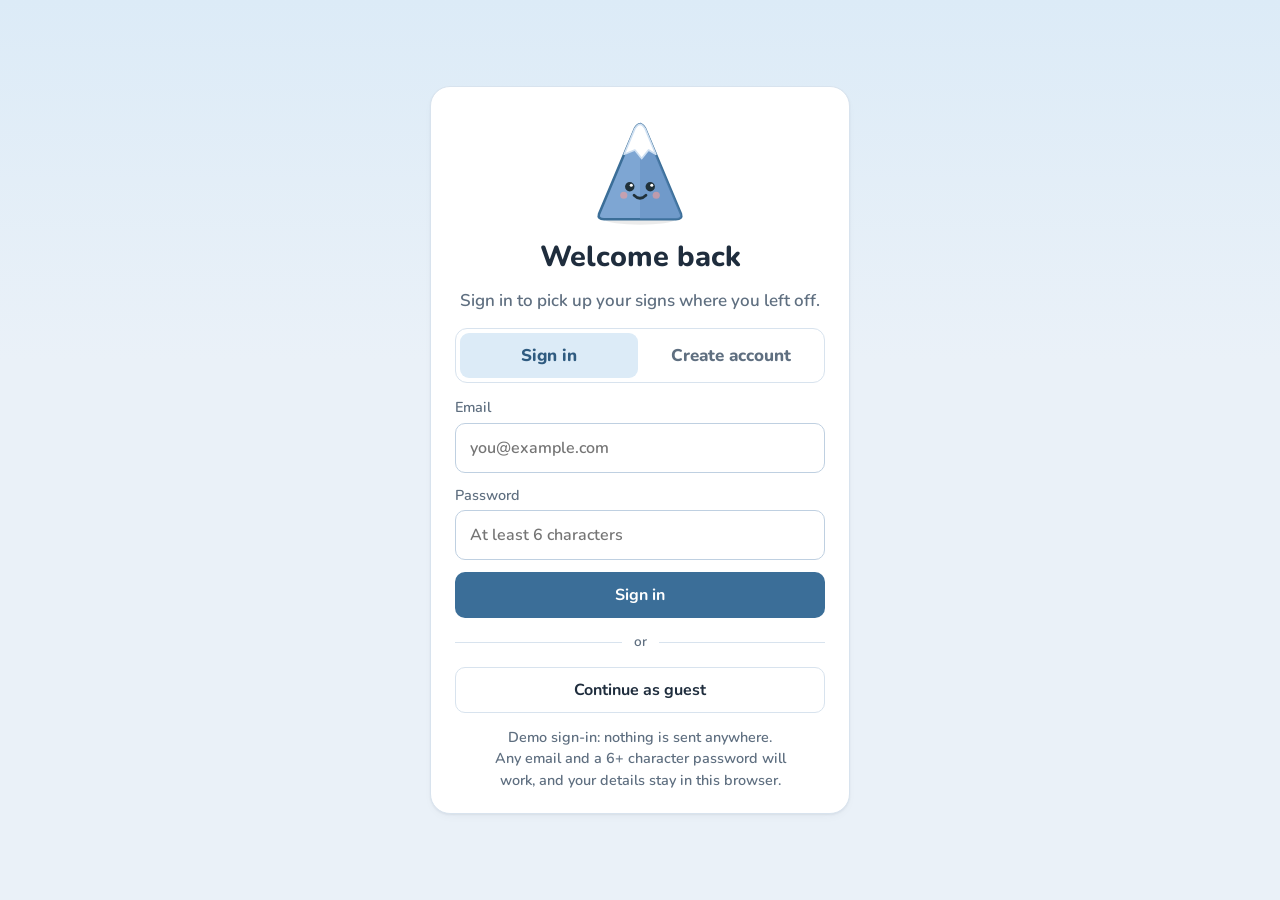
<file: index.html>
<!doctype html>
<html lang="en">
<head>
<meta charset="utf-8">
<meta name="viewport" content="width=device-width, initial-scale=1, viewport-fit=cover">
<title>First Signs</title>
<link rel="stylesheet" href="styles.css?v=18">
<script>try { if (!localStorage.getItem("firstsigns.user")) location.replace("login.html"); } catch (e) {}</script>
</head>
<body>
<div class="shell">
  <nav class="tabs" aria-label="Main">
    <a class="logo" href="#learn" aria-label="First Signs home">
      <span class="logomark" id="logo-mark"></span>
      <span>First <b>Signs</b></span>
    </a>
    <a href="#learn" data-tab="learn"><svg viewBox="0 0 32 32" aria-hidden="true"><path d="M5 15L16 6l11 9v11H19v-7h-6v7H5z"/></svg><span>Learn</span></a>
    <a href="#practice" data-tab="practice"><svg viewBox="0 0 32 32" aria-hidden="true"><rect x="3" y="12" width="5" height="8" rx="2"/><rect x="24" y="12" width="5" height="8" rx="2"/><rect x="8" y="8" width="4" height="16" rx="2"/><rect x="20" y="8" width="4" height="16" rx="2"/><rect x="12" y="14.5" width="8" height="3"/></svg><span>Practice</span></a>
    <a href="#abc" data-tab="abc"><svg viewBox="0 0 32 32" aria-hidden="true"><rect x="3" y="17" width="12.5" height="12" rx="3"/><rect x="16.5" y="17" width="12.5" height="12" rx="3"/><rect x="9.5" y="4" width="12.5" height="12" rx="3" transform="rotate(-6 15.75 10)"/></svg><span>Basics</span></a>
    <a href="#rewards" data-tab="rewards"><svg viewBox="0 0 32 32" aria-hidden="true"><path d="M2 27L12 9l5 8 3-4 10 14z"/><path d="M12 9l-3 5 3-1.5 2 2z" fill="#fff"/><path d="M22 4v8" stroke="currentColor" stroke-width="2" stroke-linecap="round"/><path d="M22 4h6l-2 2 2 2h-6z"/></svg><span>Rewards</span></a>
    <a href="#profile" data-tab="profile"><svg viewBox="0 0 32 32" aria-hidden="true"><circle cx="16" cy="11" r="6"/><path d="M5 27c1-6 6-9 11-9s10 3 11 9z"/></svg><span>Profile</span></a>
  </nav>
  <main id="app" class="main"></main>
</div>

<!-- MediaPipe Holistic (hand, face and body tracking), stored locally in vendor/ -->
<script src="js/mascot.js"></script>
<script>document.getElementById("logo-mark").innerHTML = peakSvg(36, "happy", {});</script>
<script src="vendor/holistic/holistic.js"></script>
<script src="js/signs.js"></script>
<script src="js/alphabet.js"></script>
<script src="js/camera.js"></script>
<script src="js/letters.js"></script>
<script src="js/abc.js"></script>
<script src="js/app.js"></script>
</body>
</html>
</file>
<file: styles.css>
/* First Signs: calm dashboard design.
   Layout: a white sidebar on laptops (tab bar along the bottom on phones) and the page on a soft blue background.
   Look: white cards with thin borders, flat steel-blue buttons, warm peach for banners and highlights,
   green for things you've finished. Nunito for everything. Lessons take over the whole screen. */

/* Nunito is stored in vendor/fonts so the app works offline (SIL Open Font License, see vendor/fonts). */
@font-face { font-family: "Nunito"; src: url("vendor/fonts/nunito-latin-600-normal.woff2") format("woff2"); font-weight: 400 600; font-display: swap; }
@font-face { font-family: "Nunito"; src: url("vendor/fonts/nunito-latin-700-normal.woff2") format("woff2"); font-weight: 700; font-display: swap; }
@font-face { font-family: "Nunito"; src: url("vendor/fonts/nunito-latin-800-normal.woff2") format("woff2"); font-weight: 800 900; font-display: swap; }

:root {
  color-scheme: light;
  /* "teal" is the main steel blue; the other names are kept so older class names still work */
  --teal: #3b6e98; --teal-d: #2f5b80; --teal-l: #dcebf7;
  --sun: #72a7dc;  --sun-d: #317bc6;  --sun-l: #e0ecf9;
  --coral: #6ca3da; --coral-d: #3f84c9; --coral-l: #d8e8f8;
  --plum: #5f78b5; --plum-d: #4a6299; --plum-l: #e3e9f7;
  --leaf: #3f6c9a; --leaf-d: #2f567d; --leaf-l: #dfe8f1;
  --ink: #1f2d3d; --muted: #5f6f80; --line: #d8e3ee; --track: #e3ebf3; --bg: #ffffff; --soft: #f3f7fb; --page: #eaf1f8;
  --peach: #d8e8f8; --peach-line: #bbd4ee;
  --display: "Nunito", system-ui, -apple-system, "Segoe UI", sans-serif;
  --font: "Nunito", system-ui, -apple-system, "Segoe UI", sans-serif;
  --r: 14px; --r-sm: 10px; --shadow: 0 1px 2px rgba(31,45,61,.06), 0 4px 14px -8px rgba(31,45,61,.12);
}

/* ---------- base ---------- */
* { box-sizing: border-box; }
html { background: var(--page); }
body { margin: 0; min-height: 100vh; background: var(--page); color: var(--ink); font-family: var(--font); font-size: 17px; font-weight: 600; line-height: 1.5; -webkit-font-smoothing: antialiased; }
h1, h2, h3, h4 { margin: 0; font-family: var(--display); font-weight: 800; line-height: 1.2; text-wrap: balance; color: var(--ink); }
h1 { font-size: 1.9rem; } h2 { font-size: 1.35rem; } h3 { font-size: 1.12rem; } h4 { font-size: 1.05rem; }
p { margin: 0; }
a { color: var(--teal-d); font-weight: 700; }
button { font: inherit; color: inherit; cursor: pointer; }
svg { display: block; flex: none; }
:focus-visible { outline: 3px solid #8fb4d6; outline-offset: 3px; border-radius: 10px; }
[hidden] { display: none !important; }
.muted, .say { color: var(--muted); }
.note { font-size: .9rem; color: var(--muted); }
.eyebrow { font-weight: 700; font-size: .9rem; color: var(--muted); }
.stack { display: flex; flex-direction: column; gap: 10px; }
.row { display: flex; gap: 10px; flex-wrap: wrap; align-items: center; }
@media (prefers-reduced-motion: reduce) { *, *::before, *::after { transition: none !important; animation: none !important; } }

/* ---------- app shell ---------- */
.main {
  display: flex; flex-direction: column; gap: 22px; min-width: 0;
  padding: 18px max(16px, env(safe-area-inset-right, 0px)) calc(104px + env(safe-area-inset-bottom, 0px)) max(16px, env(safe-area-inset-left, 0px));
}
.main > * { width: 100%; max-width: 860px; margin-inline: auto; }

/* tab bar along the bottom on phones; a white sidebar on laptops */
nav.tabs {
  position: fixed; left: 0; right: 0; bottom: 0; z-index: 5; background: rgba(255,255,255,.96); backdrop-filter: blur(10px); border-top: 1px solid var(--line);
  display: flex; justify-content: space-around; padding: 6px max(6px, env(safe-area-inset-right, 0px)) calc(6px + env(safe-area-inset-bottom, 0px)) max(6px, env(safe-area-inset-left, 0px));
}
nav.tabs a { display: grid; justify-items: center; gap: 2px; padding: 6px 10px; border-radius: 12px; text-decoration: none; color: var(--muted); font-weight: 700; font-size: .75rem; }
nav.tabs a svg { width: 26px; height: 26px; fill: #7f93a8; }
nav.tabs a[aria-current="page"] { background: var(--teal-l); color: var(--teal-d); }
nav.tabs a[aria-current="page"] svg { fill: var(--teal); }
nav.tabs .logo { display: none; }

@media (min-width: 900px) {
  .shell { display: grid; grid-template-columns: 250px minmax(0, 1fr); min-height: 100vh; }
  nav.tabs { position: sticky; top: 12px; right: auto; bottom: auto; align-self: start; height: calc(100vh - 24px); margin: 12px 0 12px 12px;
    flex-direction: column; justify-content: flex-start; gap: 6px; padding: 22px 14px; border: 1px solid var(--line); border-radius: 18px; background: #fff; box-shadow: var(--shadow); }
  nav.tabs a { display: flex; align-items: center; gap: 14px; padding: 12px 16px; font-size: 1rem; border-radius: 12px; }
  nav.tabs a:hover:not([aria-current="page"]) { background: var(--soft); }
  nav.tabs a[data-tab="profile"] { margin-top: auto; border-top: 1px solid var(--line); border-radius: 0 0 12px 12px; padding-top: 18px; }
  nav.tabs a[data-tab="profile"][aria-current="page"] { border-radius: 12px; }
  nav.tabs .logo { display: flex; gap: 10px; padding: 0 10px 22px; margin-bottom: 8px; background: none !important; color: var(--ink); font-size: 1.4rem; font-weight: 800; }
  nav.tabs .logo b { color: var(--teal); }
  nav.tabs .logo svg { fill: none; width: 32px; height: 38px; }
  .main { padding: 28px clamp(20px, 3vw, 40px) 48px; }
  .main > * { max-width: 1240px; }
  .toast { bottom: 28px !important; }
}

/* lessons take over the whole screen */
.lesson-mode nav.tabs { display: none !important; }
.lesson-mode .shell { display: block; }
.lesson-mode main.main { padding: 0; }
.lesson-mode .main { min-height: 100vh; padding: 0; gap: 0; }
.lesson-mode .main > * { max-width: none; }

/* ---------- color helpers ---------- */
.c-teal  { background: var(--teal); box-shadow: none; color: #fff; }
.c-plum  { background: var(--plum); box-shadow: none; color: #fff; }
.c-coral { background: var(--coral); box-shadow: none; color: #fff; }
.c-sun   { background: var(--sun);   box-shadow: none; color: #0f253b; }
.c-leaf  { background: var(--leaf); box-shadow: none; color: #fff; }

/* ---------- progress bars ---------- */
.pbar, .bar { height: 10px; border-radius: 99px; background: var(--track); overflow: hidden; box-shadow: none; }
.pbar > i, .bar > i { display: block; height: 100%; border-radius: inherit; background: var(--leaf); transition: width .4s cubic-bezier(.2,.8,.2,1); }
.pbar.thin, .bar { height: 7px; }
.pbar.big { height: 18px; flex: 1; }
.pbar[class*="c-"] { background: var(--track); box-shadow: none; }
.pbar.teal > i, .pbar.c-teal > i, .bar > i { background: var(--teal); }
.pbar.c-plum > i { background: var(--plum); } .pbar.c-coral > i { background: var(--coral); }
.pbar.c-sun > i { background: var(--sun); } .pbar.c-leaf > i { background: var(--leaf); }

/* ---------- buttons ---------- */
.btn { display: inline-flex; align-items: center; justify-content: center; gap: 8px; min-height: 46px; padding: 0 20px; border-radius: var(--r-sm);
  border: 1px solid var(--line); background: var(--bg); color: var(--ink); font-family: var(--font); font-weight: 700; font-size: 1rem; text-decoration: none;
  transition: background-color .14s, border-color .14s; }
.btn:hover:not(:disabled) { background-color: var(--soft); border-color: #bfd0e1; }
.btn.teal, .btn.sun, .btn.good, .btn.coral, .btn.calm { color: #fff; border-color: transparent; background: var(--teal); }
.btn.teal:hover:not(:disabled), .btn.sun:hover:not(:disabled), .btn.calm:hover:not(:disabled) { background: var(--teal-d); border-color: transparent; }
.btn.good { background: var(--leaf); } .btn.good:hover:not(:disabled) { background: var(--leaf-d); }
.btn.coral { background: var(--coral); } .btn.coral:hover:not(:disabled) { background: var(--coral-d); }
.btn.bad { color: var(--coral-d); }
.btn.ghost { background: var(--bg); }
.btn.sm { min-height: 38px; padding: 0 14px; font-size: .92rem; }
.btn.wide { min-width: 210px; }
.btn.block { width: 100%; }
.btn:disabled { background: var(--track); color: #93a3b3; border-color: var(--track); cursor: default; }
.link, .back { background: none; border: 0; padding: 0; color: var(--teal); font-family: var(--font); font-weight: 700; font-size: .95rem; }
.link:hover, .back:hover { color: var(--teal-d); text-decoration: underline; }
.back { align-self: flex-start; }

/* ---------- stats ---------- */
.statbar { display: flex; flex-wrap: wrap; align-items: center; gap: 10px; }
.stat { display: flex; align-items: center; gap: 8px; font-weight: 800; font-size: 1rem; background: #fff; border: 1px solid var(--line); border-radius: 99px; padding: 6px 14px 6px 10px; }
.stat svg { width: 22px; height: 22px; }
.s-sun { color: var(--sun-d); } .s-teal { color: var(--teal-d); } .s-plum { color: var(--plum-d); } .s-coral { color: var(--coral-d); }

/* ---------- cards ---------- */
.panelcard, .panel, .card, .phrases { border: 1px solid var(--line); border-radius: var(--r); padding: 18px 20px; display: grid; gap: 12px; background: var(--bg); box-shadow: var(--shadow); }
.panelcard h4 { display: flex; justify-content: space-between; align-items: center; gap: 10px; }
.panelcard h4 .muted { font-family: var(--font); font-size: .9rem; font-weight: 700; }
.pill { display: inline-flex; align-items: center; gap: 6px; padding: 6px 12px; border-radius: 99px; font-weight: 800; font-size: .9rem; }
.pill svg { width: 18px; height: 18px; }
.pill.good { background: var(--leaf-l); color: var(--leaf-d); }
.notice { display: flex; gap: 14px; align-items: center; flex-wrap: wrap; background: #fff; border: 1px solid var(--line); border-left: 4px solid var(--sun); border-radius: var(--r); padding: 10px 16px; }
.notice p { flex: 1 1 220px; }
.notice-mitt { flex: none; }

/* ---------- page header (colored banner with Mitt) ---------- */
.pagehead, .pagehead[class*="c-"] { border-radius: var(--r); padding: 20px 26px; display: flex; gap: 16px; align-items: center; justify-content: space-between; margin-bottom: 4px;
  background: var(--peach); border: 1px solid var(--peach-line); color: var(--ink); box-shadow: none; }
.pagehead small { font-weight: 700; font-size: .92rem; color: #355f8a; }
.pagehead h1 { font-size: clamp(1.6rem, 3vw, 2.2rem); margin-top: 2px; }
.pagehead p { margin-top: 6px; max-width: 80ch; color: #4a4038; }
.pagehead-text { min-width: 0; }

/* ---------- Learn: welcome header, the learning map, then dashboard cards ---------- */
.lhead { display: flex; justify-content: space-between; align-items: flex-start; gap: 16px; flex-wrap: wrap; }
.lhead h1 { font-size: clamp(2rem, 4vw, 2.8rem); }
.lhead p { color: var(--muted); font-size: 1.1rem; margin-top: 4px; }
.lpills { display: flex; gap: 10px; flex-wrap: wrap; }
.lpill { display: inline-flex; align-items: center; gap: 8px; padding: 9px 18px; border-radius: 99px; background: #fff; border: 1px solid var(--line); font-weight: 800; white-space: nowrap; }
.lpill svg { width: 22px; height: 22px; }
.mapcard { border: 1px solid var(--line); border-radius: 20px; background: #fff; overflow: hidden; box-shadow: var(--shadow); }
.maphead { display: flex; justify-content: space-between; align-items: center; gap: 18px; flex-wrap: wrap; padding: 22px 26px 8px; }
.maptitle { display: flex; gap: 14px; align-items: flex-start; }
.maptitle svg { width: 32px; height: 32px; margin-top: 2px; flex: none; }
.maptitle h2 { font-size: 1.45rem; }
.maptitle p { color: var(--muted); margin-top: 2px; }
.mapnext { display: flex; align-items: center; gap: 16px; background: var(--teal-l); border: 1px solid #c3d9ef; border-radius: 14px; padding: 8px 8px 8px 16px; }
.mapnext small { display: block; color: var(--teal-d); font-size: .85rem; }
.mapnext b { font-weight: 800; font-size: 1.05rem; }
.mapnext .btn { white-space: nowrap; flex: none; }
.mapwrap { position: relative; }
.maplayer { position: relative; width: 100%; }
.maplayer.tall { display: none; }
.mapsvg { position: absolute; inset: 0; width: 100%; height: 100%; }
@media (max-width: 699px) { .maplayer.wide { display: none; } .maplayer.tall { display: block; } }
.stop { position: absolute; transform: translate(-50%, -50%); width: 0; height: 0; padding: 0; border: 0; background: none; }
.stop .dot { position: absolute; left: 0; top: 0; transform: translate(-50%, -50%); width: 36px; height: 36px; border-radius: 50%; display: grid; place-items: center;
  background: #fff; color: var(--muted); font-style: normal; font-size: .9rem; font-weight: 800; box-shadow: 0 4px 12px -4px rgba(31,63,99,.45); transition: transform .15s; }
.stop .dot svg { width: 18px; height: 18px; }
.stop.started .dot { background: conic-gradient(var(--teal) var(--p), #dce8f5 0); }
.stop.started .dot span { width: 28px; height: 28px; border-radius: 50%; background: #fff; display: grid; place-items: center; }
.stop.done .dot { background: var(--teal); }
.stop.done .dot svg { width: 20px; height: 20px; }
.stop.now .dot { width: 50px; height: 50px; background: #fff; box-shadow: 0 0 0 5px var(--teal), 0 10px 22px -8px rgba(31,63,99,.6); }
.stop.now .dot svg { width: 26px; height: 26px; }
.stop.now .dot::after { content: ""; position: absolute; inset: -5px; border-radius: 50%; border: 3px solid var(--teal); animation: halo 2.2s ease-out infinite; }
@keyframes halo { from { opacity: .7; transform: scale(1); } to { opacity: 0; transform: scale(1.6); } }
.stop:hover .dot, .stop:focus-visible .dot { transform: translate(-50%, -50%) scale(1.08); }
.stop:focus-visible { outline: none; }
.stop:focus-visible .tag { outline: 3px solid #8fb4d6; outline-offset: 2px; }
.stop .tag { position: absolute; top: 0; transform: translateY(-50%); display: grid; text-align: left; white-space: nowrap; background: rgba(255,255,255,.97);
  border: 2px solid transparent; border-radius: 12px; padding: 6px 13px; box-shadow: 0 6px 18px -10px rgba(31,63,99,.5); }
.stop.r .tag { left: 34px; } .stop.l .tag { right: 34px; text-align: right; }
.stop.now.r .tag { left: 42px; } .stop.now.l .tag { right: 42px; }
.stop.sel .tag { border-color: #8fb4d6; }
.stop .tag b { font-weight: 800; font-size: .98rem; }
.stop .tag small { color: var(--muted); font-size: .8rem; }
.stop .tag em { font-style: normal; font-size: .72rem; font-weight: 800; color: var(--teal); }
.summit { position: absolute; transform: translate(14px, -112%); display: grid; background: #fff; border-radius: 12px; padding: 6px 13px; box-shadow: 0 6px 18px -10px rgba(31,63,99,.5); white-space: nowrap; }
.summit b { font-weight: 800; font-size: .95rem; }
.summit small { color: var(--muted); font-size: .8rem; }
.maplayer.tall .summit { transform: translate(-50%, 18px); }
@media (prefers-reduced-motion: reduce) { .stop.now .dot::after { animation: none; } }
@media (max-width: 699px) {
  .maphead { padding: 18px 16px 6px; }
  .mapnext { width: 100%; justify-content: space-between; }
  .stop .tag { padding: 5px 10px; } .stop .tag b { font-size: .9rem; }
  .stop.r .tag { left: 26px; } .stop.l .tag { right: 26px; }
  .stop .dot { width: 32px; height: 32px; } .stop.now .dot { width: 44px; height: 44px; }
}
.dash, .dash-l, .dash-r { display: grid; gap: 18px; align-items: start; }
@media (min-width: 700px) { .dash-r { grid-template-columns: repeat(2, minmax(0, 1fr)); } .miles { grid-column: 1 / -1; } }
@media (min-width: 1100px) { .dash { grid-template-columns: minmax(0, 1fr) minmax(0, 1.15fr); } }
.lrow .lstate.now { padding: 5px 12px; font-size: .84rem; }
.dcard { background: #fff; border: 1px solid var(--line); border-radius: var(--r); box-shadow: var(--shadow); padding: 18px 20px; display: grid; gap: 12px; align-content: start; }
.dcard .center { text-align: center; } .center-row { justify-content: center; }
.donut { position: relative; width: 140px; height: 140px; margin: 2px auto; }
.donut svg { width: 100%; height: 100%; }
.donut b { position: absolute; inset: 0; display: grid; place-items: center; font-size: 2rem; font-weight: 800; }
.sotd-word { background: #fff; border: 1px solid var(--line); border-radius: 12px; min-height: 140px; display: grid; place-items: center; gap: 6px; padding: 14px; }
.sotd-word img { height: 100px; max-width: 100%; object-fit: contain; }
.sotd-word span { font-size: 2.4rem; font-weight: 900; letter-spacing: .03em; color: var(--ink); line-height: 1; }
.sotd .row { display: grid; gap: 8px; }
.sotd .row .btn { width: 100%; }
.sotd .row .pill { justify-self: center; }
.mlist { list-style: none; margin: 0; padding: 0; display: grid; gap: 10px; }
.mlist li { display: flex; gap: 10px; align-items: flex-start; }
.mlist li svg { width: 24px; height: 24px; border: 2px solid var(--teal); border-radius: 50%; padding: 2px; flex: none; }
.mlist b { display: block; font-weight: 800; line-height: 1.25; }
.mlist span { font-size: .85rem; color: var(--teal-d); }
.mnext { display: grid; gap: 6px; padding-top: 10px; border-top: 1px solid var(--line); }
.mnext small { color: var(--muted); font-size: .85rem; }
.mnext b { font-weight: 800; }
.quick { display: grid; gap: 10px; }
.quick h3 .muted { font-weight: 700; font-size: .9rem; margin-left: 6px; }
.qtiles { display: grid; grid-template-columns: repeat(3, minmax(0, 1fr)); gap: 12px; }
.qtile { display: grid; gap: 2px; justify-items: start; text-align: left; padding: 20px 18px; border-radius: var(--r); border: 1px solid var(--line); background: #fff; box-shadow: var(--shadow); min-height: 96px; align-content: center; }
.qtile span { font-size: clamp(1.3rem, 2.2vw, 1.8rem); font-weight: 900; letter-spacing: .03em; color: var(--ink); line-height: 1.05; overflow-wrap: anywhere; }
.qtile small { color: var(--muted); font-weight: 700; }
.qtile:hover { border-color: #9fc1df; background: var(--soft); }
@media (max-width: 520px) { .qtiles { gap: 8px; } .qtile { padding: 14px 12px; min-height: 80px; } }
.rcard { --tc: var(--plum); --tl: var(--plum-l); border: 1px solid var(--line); border-radius: var(--r); padding: 18px 18px 10px; display: grid; gap: 12px; align-content: start; background: #fff; box-shadow: var(--shadow); }
.t-teal { --tc: var(--teal-d); --tl: var(--teal-l); } .t-coral { --tc: var(--coral-d); --tl: var(--coral-l); }
.t-sun { --tc: #28639e; --tl: var(--sun-l); } .t-leaf { --tc: var(--leaf-d); --tl: var(--leaf-l); }
.rhead { display: flex; align-items: center; gap: 14px; }
.ric { width: 44px; height: 44px; border-radius: 14px; display: grid; place-items: center; background: var(--tl); color: var(--tc); flex: none; }
.ric svg { width: 24px; height: 24px; }
.rhead b { display: block; font-weight: 800; font-size: 1.12rem; }
.rhead small { color: var(--muted); font-size: .88rem; }
.rcount { margin-left: auto; color: var(--muted); font-size: .9rem; font-variant-numeric: tabular-nums; white-space: nowrap; align-self: flex-start; }
.rbar { height: 5px; border-radius: 5px; background: var(--track); overflow: hidden; }
.rbar i { display: block; height: 100%; background: var(--tc); border-radius: 5px; }
.lrows { list-style: none; margin: 0; padding: 0; display: grid; }
.lrow { width: 100%; display: flex; align-items: center; gap: 12px; padding: 11px 8px; border: 0; border-radius: 12px; background: none; text-align: left; }
.lrows li + li .lrow { border-top: 1px solid var(--line); border-radius: 0 0 12px 12px; }
.lrow:hover { background: var(--soft); }
.lrow.now { background: var(--tl); border-radius: 12px !important; border-top-color: transparent !important; }
.lrows li:has(.now) + li .lrow { border-top-color: transparent; }
.lnum { width: 28px; height: 28px; border-radius: 50%; display: grid; place-items: center; font-size: .85rem; color: var(--muted); border: 1px solid var(--line); flex: none; background: #fff; }
.lrow.done .lnum { color: #2f5f8f; border-color: #bfd1e3; }
.lwords { flex: 1; font-weight: 800; letter-spacing: .02em; font-size: .95rem; }
.lrow.done .lwords { color: var(--muted); }
.lstate { display: inline-flex; align-items: center; gap: 4px; font-size: .88rem; color: var(--muted); white-space: nowrap; }
.lstate svg { width: 16px; height: 16px; }
.lstate.done { color: #2f5f8f; }
.lstate.now { color: #fff; background: var(--tc); padding: 6px 14px; border-radius: 99px; font-weight: 700; }
.rfoot { display: flex; gap: 18px; border-top: 1px solid var(--line); padding-top: 10px; }
.textbtn { background: none; border: 0; padding: 6px 0; color: var(--muted); font-weight: 700; font-size: .92rem; }
.textbtn:hover { color: var(--ink); }

/* ---------- Practice hub ---------- */
.modes { display: grid; gap: 14px; }
@media (min-width: 640px) { .modes { grid-template-columns: 1fr 1fr; } }
.mode { display: flex; gap: 16px; align-items: center; text-align: left; padding: 16px 18px; border: 1px solid var(--line); border-radius: var(--r); background: var(--bg); box-shadow: var(--shadow); transition: border-color .14s; }
.mode:hover { border-color: #9fc1df; }
.mode > i { width: 54px; height: 54px; border-radius: 12px; display: grid; place-items: center; flex: none; }
.mode > i svg { width: 32px; height: 32px; }
.mode b { display: block; font-weight: 800; font-size: 1.08rem; }
.mode span span { color: var(--muted); font-size: .92rem; }
.hs { display: grid; grid-template-columns: repeat(auto-fill, minmax(160px, 1fr)); gap: 16px; }
.hs > div { display: grid; gap: 4px; align-content: start; }
.hs b { font-weight: 800; }

/* ---------- Rewards ---------- */
.badges { display: grid; grid-template-columns: repeat(auto-fill, minmax(150px, 1fr)); gap: 14px; }
.badge { border: 1px solid var(--line); background: #fff; box-shadow: var(--shadow); border-radius: var(--r); padding: 18px 12px 14px; display: grid; justify-items: center; gap: 8px; text-align: center; }
.badge > i { width: 70px; height: 70px; border-radius: 50%; display: grid; place-items: center; }
.badge:not(.got) > i { background: var(--track); }
.badge > i svg { width: 38px; height: 38px; }
.badge b { font-weight: 800; font-size: 1rem; line-height: 1.2; }
.badge span { font-size: .82rem; color: var(--muted); }
.badge.got span { color: var(--leaf-d); font-weight: 800; }
.badge .pbar { width: 80%; }

/* ---------- Profile ---------- */
.profilehead { display: flex; gap: 18px; align-items: center; }
.avatar { width: 96px; height: 96px; border-radius: 50%; background: var(--peach); border: 3px solid var(--peach-line); display: grid; place-items: center; flex: none; overflow: hidden; }
.avatar .mitt { margin-top: 10px; }
.tiles4 { display: grid; grid-template-columns: 1fr 1fr; gap: 12px; }
@media (min-width: 720px) { .tiles4 { grid-template-columns: repeat(4, 1fr); } }
.stattile { border: 1px solid var(--line); background: #fff; box-shadow: var(--shadow); border-radius: var(--r); padding: 14px 16px; display: flex; gap: 12px; align-items: center; }
.tile-ic svg { width: 32px; height: 32px; }
.stattile b { display: block; font-weight: 900; font-size: 1.6rem; line-height: 1; font-variant-numeric: tabular-nums; }
.stattile span { font-size: .85rem; color: var(--muted); }
.week { display: flex; justify-content: space-between; gap: 6px; }
.day { display: grid; justify-items: center; gap: 6px; font-size: .8rem; color: var(--muted); }
.day i { width: 40px; height: 40px; border-radius: 50%; background: var(--track); }
.day.on i { background: var(--coral); }
.day.today:not(.on) i { background: var(--bg); border: 3px solid var(--coral); }
.prow { display: grid; grid-template-columns: 140px 1fr 52px; gap: 12px; align-items: center; font-size: .95rem; }
.prow .n { text-align: right; font-variant-numeric: tabular-nums; color: var(--muted); }
.log { display: grid; gap: 6px; margin: 0; padding: 0; list-style: none; }
.log li { display: flex; justify-content: space-between; gap: 10px; border-top: 1px solid var(--line); padding-top: 8px; }
.log li:first-child { border-top: 0; padding-top: 0; }
.facts { display: grid; gap: 14px; }
@media (min-width: 760px) { .facts { grid-template-columns: repeat(3, 1fr); } }
.fact { display: grid; gap: 4px; }
.fact b { font-weight: 900; font-size: 1.7rem; color: var(--teal); }

/* ---------- Lessons: minimal "focus" screens on the soft blue page, white panels ---------- */
.lesson-mode { --lbg: #eaf1f8; --lpanel: #ffffff; --lline: #d8e3ee; --link: #1f2d3d; --lsub: #5f6f80; --ldim: #7f8fa0;
  --llav: #3b6e98; --llav-d: #3b6e98; --lsage: #3f6c9a; --lrose: #c46a5a; --lsand: #2f67a0;
  background: var(--lbg); color: var(--link); font-family: var(--font); }
html:has(body.lesson-mode) { background: #eaf1f8; }
.lesson-mode .main { min-height: 100vh; padding: 0; gap: 0; background: var(--lbg); }
.lesson-mode .main > * { max-width: none; }
.ltop { display: flex; align-items: center; gap: 24px; padding: 30px max(24px, calc((100% - 1240px) / 2)) 0; }
.x { width: 40px; height: 40px; border-radius: 50%; border: 0; background: none; color: var(--lsub); display: grid; place-items: center; }
.x svg { width: 22px; height: 22px; }
.x:hover { background: rgba(20,25,35,.05); }
.lprog { flex: 1; height: 8px; border-radius: 8px; background: #d6e2ee; overflow: hidden; }
.lprog i { display: block; height: 100%; border-radius: 6px; background: var(--teal); transition: width .4s cubic-bezier(.2,.8,.2,1); }
.lcount { font-size: .9rem; color: var(--ldim); font-variant-numeric: tabular-nums; white-space: nowrap; }
.lgrid { flex: 1; width: 100%; max-width: 1240px !important; margin: 0 auto; display: grid; gap: 40px; align-items: start;
  padding: 44px max(24px, env(safe-area-inset-right, 0px)) 32px max(24px, env(safe-area-inset-left, 0px)); }
@media (min-width: 900px) { .lgrid { grid-template-columns: 1fr 1fr; } }
.pane { display: flex; flex-direction: column; gap: 14px; min-width: 0; }
.plabel { display: flex; align-items: center; gap: 8px; font-size: 1.05rem; font-weight: 800; color: var(--link); }
.plabel i { width: 7px; height: 7px; border-radius: 50%; background: var(--lrose); }
.lframe { position: relative; aspect-ratio: 4 / 3; border-radius: var(--r); overflow: hidden; background: #fff; border: 1px solid var(--line); display: grid; place-items: center; }
.lframe img { position: absolute; inset: 0; width: 100%; height: 100%; object-fit: contain; padding: 22px; background: #fff; }
.lgloss { font-weight: 900; font-size: 2.8rem; letter-spacing: .03em; color: #1f2c3a; }
.lbig { font-weight: 900; color: #1f2c3a !important; font-size: clamp(2.8rem, 6vw, 4.4rem); letter-spacing: .04em; color: var(--link); }
.lname { font-weight: 900; font-size: 1.9rem; letter-spacing: -.01em; margin-top: 8px; color: var(--link); }
.ldesc { font-size: 1.05rem; color: var(--lsub); line-height: 1.55; }
.lnote { font-size: .95rem; color: var(--lsub); }
.lnew { font-size: .9rem; font-weight: 800; color: var(--lsage); }
.lcard { background: var(--lpanel); border: 1px solid var(--lline); box-shadow: var(--shadow); border-radius: var(--r); padding: 20px 22px; display: grid; gap: 14px; }
.lcard.center { justify-items: center; text-align: center; padding: 48px 24px; gap: 18px; color: var(--lsub); }
.lesson-mode .steps dt { color: var(--ldim); }
.lesson-mode .steps dd { color: var(--link); }
.lesson-mode .hook { background: var(--peach); color: #26384a; }
.lesson-mode .say { color: var(--lsub); }
.lopts { display: grid; grid-template-columns: 1fr 1fr; gap: 12px; }
.lopt { min-height: 72px; border-radius: 16px; border: 1px solid var(--lline); background: var(--lpanel); color: var(--link);
  font-weight: 800; font-size: 1.12rem; letter-spacing: .03em; box-shadow: var(--shadow); transition: border-color .14s, background-color .14s; }
.lopt:hover:not(:disabled) { border-color: #9fc1df; background: #f6f9fc; }
.lopt.right { border-color: #8facca; background: var(--leaf-l); color: var(--leaf-d); }
.lopt.wrong { border-color: #e6b0a3; background: #fbeae5; color: #a4493a; }
.lopt.dim { opacity: .45; }
.lopt:disabled { cursor: default; }
.lresult { display: flex; gap: 16px; align-items: center; margin-top: 6px; }
.lcheck { width: 46px; height: 46px; border-radius: 50%; display: grid; place-items: center; flex: none; background: rgba(63,100,138,.12); }
.lresult.no .lcheck { background: rgba(180,98,98,.1); }
.lcheck svg { width: 24px; height: 24px; }
.lresult b { display: block; font-weight: 900; font-size: 1.4rem; color: var(--link); }
.lresult p { color: var(--lsub); margin-top: 2px; }
.lfoot { position: sticky; bottom: 0; z-index: 3; display: flex; justify-content: flex-end; align-items: center; gap: 20px; background: var(--lbg);
  padding: 20px max(24px, calc((100% - 1240px) / 2)) calc(36px + env(safe-area-inset-bottom, 0px)); }
.lfoot .row { gap: 20px; flex-wrap: nowrap; align-items: center; }
.lfoot > .lbtn.plain:first-child:not(:only-child) { margin-right: auto; }
.lbtn { display: inline-flex; align-items: center; justify-content: center; text-align: center; font-family: var(--font); font-weight: 700; font-size: 1.02rem; letter-spacing: 0; text-transform: none; line-height: 1.25; border-radius: var(--r-sm); border: 0; cursor: pointer; transition: background-color .14s, color .14s; }
.lbtn.main { min-height: 54px; padding: 0 48px; background: var(--llav-d); color: #fff; }
.lbtn.main:hover { background: var(--teal-d); }
.lbtn.ghost { min-height: 54px; padding: 0 28px; background: #fff; color: var(--lsub); border: 1px solid var(--lline); }
.lbtn.plain { background: none; padding: 8px 4px; color: var(--lsub); }
.lbtn.plain:hover { color: var(--link); }
.lbtn.small { font-size: .9rem; font-weight: 600; justify-self: start; align-self: flex-start; padding: 4px 0; }
@media (max-width: 560px) { .lbtn.main { padding: 0 26px; } .lfoot { padding-top: 14px; } }
.lend { flex: 1; width: 100%; max-width: 640px !important; margin: 0 auto; padding: 18vh 24px 24px; display: grid; gap: 20px; }
.lesson-mode .hint-hs b, .lesson-mode .hint-tip { color: var(--link); }
.lesson-mode .hint-hs span, .lesson-mode .hintpop .note { color: var(--lsub); }
.lesson-mode .hint-hs small { color: var(--lsand); }
.lesson-mode :focus-visible { outline-color: #8fb4d6; }

/* ---------- signs (sign guide, ABC cards) ---------- */
.signlist { display: grid; gap: 16px; }
@media (min-width: 1000px) { .signlist { grid-template-columns: 1fr 1fr; } }
.sign { border: 1px solid var(--line); background: #fff; box-shadow: var(--shadow); border-radius: var(--r); padding: 18px 20px; display: grid; gap: 12px; align-content: start; }
.sign-head { display: flex; justify-content: space-between; gap: 12px; align-items: center; flex-wrap: wrap; }
.gloss { font-weight: 900; font-size: 1.6rem; letter-spacing: .03em; }
.status { font-weight: 800; font-size: .82rem; padding: 4px 10px; border-radius: 99px; background: var(--track); color: var(--muted); }
.status.k { background: var(--leaf-l); color: var(--leaf-d); }
.status.l { background: var(--sun-l); color: var(--sun-d); }
.steps { display: grid; grid-template-columns: auto 1fr; gap: 6px 14px; margin: 0; }
.steps dt { font-weight: 800; font-size: .85rem; color: var(--muted); padding-top: .1em; }
.steps dd { margin: 0; min-width: 0; }
.hook { padding: 10px 14px; background: var(--peach); border-radius: var(--r-sm); }
.phrase { display: grid; gap: 2px; padding-block: 8px; border-top: 1px solid var(--line); }
.phrase:first-of-type { border-top: 0; }
.phrase .g { font-weight: 800; letter-spacing: .03em; }
.photo { margin: 0; display: grid; gap: 6px; justify-items: start; }
.photo img { width: 180px; max-width: 100%; height: auto; border-radius: var(--r-sm); background: #fff; border: 1px solid var(--line); }
.photo.small img { width: 100%; max-height: 130px; object-fit: contain; }
.photo.drawing img { background: #fff; padding: 12px; aspect-ratio: 1; object-fit: contain; }

/* ---------- ABC tab pieces ---------- */
.routines { display: grid; grid-template-columns: 1fr 1fr; gap: 14px; }
@media (min-width: 900px) { .routines { grid-template-columns: repeat(3, 1fr); } }
@media (max-width: 899px) { .routines > :last-child:nth-child(odd) { grid-column: 1 / -1; } }
.routine { padding: 16px 18px; text-align: left; display: grid; gap: 8px; align-content: start; border: 1px solid var(--line); border-radius: var(--r); background: var(--bg); box-shadow: var(--shadow); transition: border-color .14s; }
.routine:hover { border-color: #9fc1df; }
.routine .time { font-weight: 700; font-size: .85rem; color: var(--muted); }
.routine .name { font-weight: 800; font-size: 1.1rem; }
.routine .count { font-size: .85rem; color: var(--muted); }
.seg { display: grid; grid-template-columns: 1fr 1fr; border: 1px solid var(--line); border-radius: 12px; padding: 4px; gap: 4px; background: #fff; }
.seg button { border: 0; background: none; padding: 10px; border-radius: 9px; font-weight: 800; color: var(--muted); }
.seg button[aria-pressed="true"] { background: var(--teal-l); color: var(--teal-d); }
.big { font-weight: 900; font-size: 3rem; text-align: center; letter-spacing: .04em; }
.options { display: grid; gap: 12px; grid-template-columns: repeat(2, minmax(0, 1fr)); }
.feedback { text-align: center; font-weight: 700; min-height: 1.5em; }
.progress-dots { display: flex; gap: 6px; justify-content: center; }
.progress-dots i { width: 10px; height: 10px; border-radius: 99px; background: var(--track); transition: width .24s; }
.progress-dots i.on { width: 22px; background: var(--leaf); }
.chips { display: flex; flex-wrap: wrap; gap: 8px; }
.chip { padding: 6px 14px; border-radius: 99px; border: 1px solid var(--line); background: var(--bg); font-weight: 800; letter-spacing: .03em; }
button.chip:hover { border-color: #9fc1df; background: var(--soft); }
.field { flex: 1 1 200px; min-width: 0; font: inherit; padding: 12px 14px; border-radius: var(--r-sm); border: 1px solid #bfd0e1; background: var(--bg); color: var(--ink); text-transform: uppercase; letter-spacing: .06em; }
.field:focus { outline: none; border-color: var(--teal); }
.tiles { display: flex; flex-wrap: wrap; gap: 8px; }
.tile { font-weight: 900; font-size: 1.3rem; min-width: 46px; min-height: 50px; padding: 6px 10px; border-radius: 10px; border: 1px solid var(--line); background: var(--bg); }
.tile.done { border-color: #9fb7d0; background: var(--leaf-l); color: var(--leaf-d); }
span.tile { display: inline-grid; place-items: center; }
.tile.got { border-color: var(--teal); color: var(--teal-d); }
.tile.off { border-color: var(--coral-d); color: var(--coral-d); }
.tile.on { background: var(--teal); border-color: var(--teal); color: #fff; }
.wordrow { display: flex; gap: 10px; align-items: center; flex-wrap: wrap; }
.tips { margin: 0; padding-left: 1.2em; display: grid; gap: 8px; }
.howto summary { cursor: pointer; font-weight: 800; color: var(--teal); }
.howto[open] { display: grid; gap: 10px; }

/* ---------- camera coach (inside a lesson) ---------- */
.cam-stage { position: relative; width: 100%; max-width: 100%; aspect-ratio: 4 / 3; background: #1a1e25; border-radius: 20px; overflow: hidden; }
.cam-stage video, .cam-stage canvas { position: absolute; inset: 0; width: 100%; height: 100%; transform: scaleX(-1); }
.cam-stage video { object-fit: cover; }
.cam-count { position: absolute; inset: 0; display: grid; place-items: center; font-weight: 900; font-size: 4.5rem; color: #fff; text-shadow: 0 2px 10px rgba(0,0,0,.5); }
.cam-count.go { font-size: 2.4rem; }
.cam-status { position: absolute; left: 12px; right: 12px; bottom: 12px; background: rgba(22,25,31,.88); color: #e6e8ec; padding: 10px 14px; border-radius: 12px; }
.cam-live { color: var(--lsub, #5b6573); min-height: 1.5em; }
.cam-result:empty { display: none; }
.cam-result { display: grid; gap: 14px; }
.checks { list-style: none; margin: 0; padding: 0; display: grid; gap: 2px; }
.checks li { display: grid; grid-template-columns: 28px 1fr auto; gap: 12px; align-items: center; padding: 10px 0; border-top: 1px solid rgba(20,25,35,.08); }
.checks li b { display: block; color: var(--ink); font-weight: 700; }
.checks li span:not(.mark) { display: block; color: #5b6573; font-size: .92rem; }
.checks li em { font-style: normal; font-size: .85rem; color: #5b6573; text-align: right; font-variant-numeric: tabular-nums; }
.checks .mark { width: 26px; height: 26px; border-radius: 50%; display: grid; place-items: center; font-weight: 800; font-size: .85rem; }
.checks li.ok .mark { color: var(--leaf-d); background: var(--leaf-l); }
.checks li.no .mark { color: #b46262; background: rgba(180,98,98,.1); }
.checks li.ok em { color: var(--leaf-d); }
@media (max-width: 480px) { .checks li { grid-template-columns: 28px 1fr; } .checks li em { grid-column: 2; text-align: left; } }

/* ---------- toast ---------- */
.toast { position: fixed; left: 50%; bottom: calc(96px + env(safe-area-inset-bottom, 0px)); transform: translateX(-50%); z-index: 10; max-width: calc(100% - 32px);
  background: var(--ink); color: #fff; padding: 12px 20px; border-radius: 16px; font-weight: 700; text-align: center; box-shadow: 0 8px 24px -8px rgba(0,0,0,.35); }

/* ---------- hints: a panel that opens right under the question ---------- */
.hintwrap { display: grid; gap: 0; justify-items: start; }
.hintbtn { display: inline-flex; align-items: center; gap: 6px; padding: 6px 14px 6px 10px; border-radius: 99px; border: 1px solid var(--peach-line); background: var(--peach);
  color: #28598a; font-weight: 800; font-size: .92rem; }
.hintbtn svg { width: 20px; height: 20px; }
.hintbtn[aria-expanded="true"] { background: #bfdaf4; border-color: #9bc0e6; color: #173a5e; }
.hintpop { position: relative; margin-top: 14px; width: 100%; background: #f3f8fd; border: 1px solid var(--peach-line); border-radius: 16px; padding: 14px 16px; display: grid; gap: 10px;
  animation: hintIn .18s ease-out; }
.hintpop::before { content: ""; position: absolute; top: -9px; left: 26px; width: 16px; height: 16px; background: #f3f8fd; border-left: 1px solid var(--peach-line); border-top: 1px solid var(--peach-line); transform: rotate(45deg); }
@keyframes hintIn { from { opacity: 0; transform: translateY(-4px); } }
.hint-hs { display: flex; gap: 12px; align-items: center; }
.hint-hs small { display: block; font-weight: 800; font-size: .8rem; color: #2f67a0; }
.hint-hs b { display: block; font-weight: 800; font-size: 1.05rem; }
.hint-hs span { color: #3a526b; font-size: .92rem; }
.hint-tip { color: #2a425a; }
.photo.tiny img { width: 72px; height: 72px; object-fit: contain; background: #fff; }
.sign .hintpop { margin-top: 2px; }
/* keep the sign picture and camera short enough that the check marks fit on a laptop screen */
@media (min-width: 900px) { .lgrid .lframe, .lgrid .cam-stage { max-height: 38vh; } .lgrid { padding-top: 30px; } }

/* ---------- mock login page ---------- */
body.loginpage { background: linear-gradient(180deg, var(--teal-l) 0, var(--page) 360px); }
.login { min-height: 100vh; display: grid; place-items: center; padding: 24px max(16px, env(safe-area-inset-right, 0px)) 24px max(16px, env(safe-area-inset-left, 0px)); }
.login-card { width: 100%; max-width: 420px; background: var(--bg); border: 1px solid var(--line); border-radius: 20px; box-shadow: var(--shadow); padding: 28px 24px 22px; display: flex; flex-direction: column; gap: 14px; text-align: center; }
.login-mitt { display: grid; place-items: center; }
.login-card h1 { font-size: 1.8rem; }
.login-card .seg { display: grid; grid-template-columns: 1fr 1fr; gap: 4px; padding: 4px; background: #fff; border-radius: 12px; border: 1px solid var(--line); }
.login-card .seg button { min-height: 42px; border: 0; border-radius: 9px; background: transparent; font-weight: 800; color: var(--muted); }
.login-card .seg button[aria-selected="true"] { background: var(--teal-l); color: var(--teal-d); }
#form { display: flex; flex-direction: column; gap: 12px; text-align: left; }
.lfield { display: flex; flex-direction: column; gap: 4px; font-size: .9rem; color: var(--muted); }
.lfield input { min-height: 50px; padding: 0 14px; border: 1px solid #bfd0e1; border-radius: var(--r-sm); font: inherit; font-size: 1rem; color: var(--ink); background: var(--bg); }
.lfield input:focus { outline: none; border-color: var(--teal); box-shadow: 0 0 0 3px var(--teal-l); }
.form-error { color: #a4493a; font-size: .9rem; margin: 0; }
.or { display: flex; align-items: center; gap: 12px; color: var(--muted); font-size: .85rem; }
.or::before, .or::after { content: ""; flex: 1; height: 1px; background: var(--line); }
.login-note { text-wrap: balance; }

/* ---------- Peak, Basics blocks and the rewards system ---------- */
:root { --gold: #e6a93c; --gold-d: #8a5d0c; --gold-l: #fff3d4; }
.logomark { display: inline-flex; }
.logomark svg { width: 36px; height: 42px; fill: none; }
.stop .medal { position: absolute; right: -7px; top: -7px; width: 18px; height: 18px; border-radius: 50%; background: var(--gold); box-shadow: 0 0 0 2px #fff; display: grid; place-items: center; text-decoration: none; }
.stop .medal svg { width: 11px; height: 11px; }
.stop.now .dot svg.mitt { width: 34px; height: auto; margin-top: 3px; }
.summit.got { background: var(--gold-l); }
.summit.got b { color: var(--gold-d); }
.badge.got > i { box-shadow: 0 0 0 3px #fff, 0 0 0 5px var(--gold); }
/* Learn header */
.lwho { display: flex; gap: 14px; align-items: center; min-width: 0; }
.lmitt { flex: none; }
button.lpill { font: inherit; font-weight: 800; color: var(--ink); cursor: pointer; }
button.lpill:hover { border-color: #9fc1df; background: var(--soft); }
.lpill svg { flex: none; }
/* Basics blocks */
.bico { display: block; width: 52px; height: 52px; margin-bottom: 2px; }
.bico svg { width: 52px; height: 52px; }
/* Rewards */
.climber { display: flex; gap: 22px; align-items: center; flex-wrap: wrap; padding: 22px 24px; border: 1px solid var(--line); border-radius: 20px; box-shadow: var(--shadow);
  background: linear-gradient(180deg, #eaf3fc, #fff 75%); }
.climber-art { flex: none; display: grid; place-items: center; width: 150px; }
.climber-info { flex: 1 1 280px; min-width: 0; display: grid; gap: 6px; }
.climber-info small { color: var(--muted); font-weight: 800; }
.climber-info h2 { font-size: 1.8rem; }
.climber-info p { color: var(--muted); font-weight: 700; }
.climber-info .row { margin-top: 6px; }
.coinbox { flex: none; display: grid; justify-items: center; gap: 0; padding: 14px 22px; border-radius: 16px; background: var(--gold-l); border: 1px solid #ecd08e; }
.coinbox b { font-family: var(--display); font-size: 2.1rem; line-height: 1.1; color: var(--gold-d); }
.coinbox span:last-child { font-weight: 800; color: var(--gold-d); font-size: .85rem; }
.cb-ic svg { width: 30px; height: 30px; }
.qhead { display: flex; justify-content: space-between; align-items: baseline; gap: 12px; flex-wrap: wrap; }
.ridgewrap { overflow-x: auto; padding-bottom: 4px; }
.ridge { display: block; width: 100%; min-width: 560px; height: auto; font-family: var(--font); }
.quests { list-style: none; margin: 0; padding: 0; display: grid; gap: 10px; }
.quest { display: flex; justify-content: space-between; align-items: center; gap: 14px; padding: 12px 14px; border: 1px solid var(--line); border-radius: var(--r-sm); background: #fff; }
.quest.ready { border-color: #8fb4d6; background: var(--teal-l); }
.quest.got { background: var(--soft); }
.qtext { flex: 1; min-width: 0; display: grid; gap: 3px; }
.qtext span { color: var(--muted); font-size: .88rem; }
.qtext .pbar { margin-top: 4px; }
.qact { display: flex; align-items: center; gap: 12px; flex: none; }
.qrew { display: inline-flex; align-items: center; gap: 4px; font-weight: 800; color: var(--gold-d); }
.qrew svg, .btn svg { width: 18px; height: 18px; }
.chest { display: flex; align-items: center; gap: 14px; padding: 12px 14px; border: 2px dashed #ecd08e; border-radius: var(--r-sm); background: var(--gold-l); }
.chest > div { flex: 1; display: grid; }
.chest > div span { color: var(--muted); font-size: .88rem; }
.chest.ready { border-style: solid; box-shadow: 0 0 0 3px #f6e2b0; }
.chest.got { opacity: .7; }
.chesticon svg { width: 38px; height: 38px; }
.geargrid { display: grid; grid-template-columns: repeat(auto-fill, minmax(150px, 1fr)); gap: 14px; }
.gear { display: grid; justify-items: center; gap: 4px; text-align: center; padding: 14px 10px 12px; border: 1px solid var(--line); border-radius: var(--r); background: #fff; box-shadow: var(--shadow); }
.gear.on { border-color: var(--gold); box-shadow: 0 0 0 2px #f6e2b0; }
.gear small { color: var(--muted); }
.gear .btn { margin-top: 6px; }
.gearpic { display: grid; place-items: center; height: 96px; }
.gear .btn svg { margin-right: 2px; }
@media (max-width: 560px) { .climber { padding: 18px 16px; } .climber-art { width: 110px; } .coinbox { width: 100%; grid-auto-flow: column; justify-content: center; gap: 10px; } }

/* sign, letter and number drawings */
.pstrip { display: flex; flex-wrap: wrap; gap: 6px; margin-bottom: 4px; }
.pstrip img { width: 52px; height: 52px; object-fit: contain; background: #fff; border: 1px solid var(--line); border-radius: 8px; padding: 4px; }
.pstrip.big-strip img { width: 72px; height: 72px; }
.abcpic { display: block; width: 170px; height: 170px; object-fit: contain; margin: 0 auto; background: #fff; border: 1px solid var(--line); border-radius: var(--r-sm); padding: 10px; }
</file>
